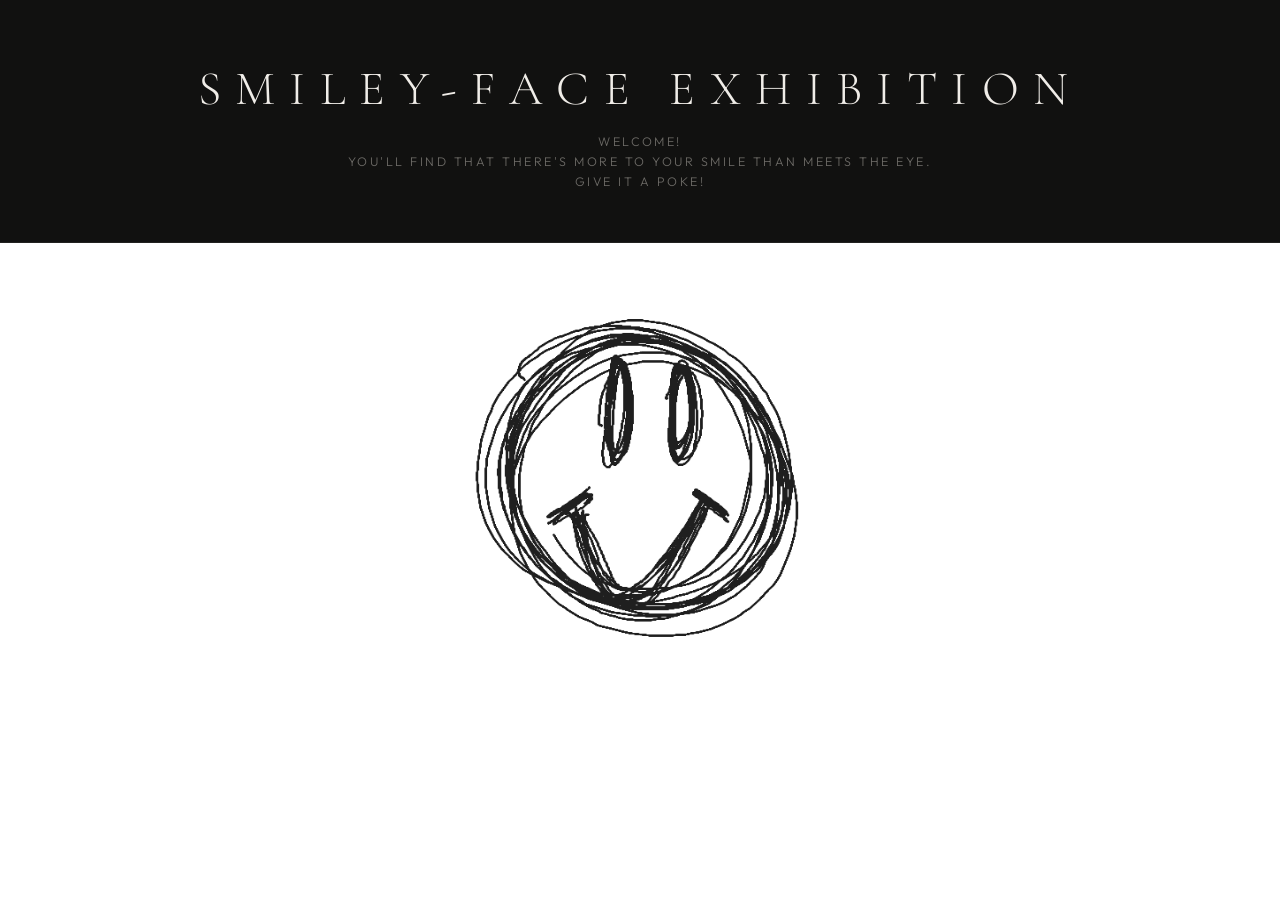
<file: index.html>
<!DOCTYPE html>
<html lang="en">
<head>
    <meta charset="UTF-8">
    <meta name="viewport" content="width=device-width, initial-scale=1.0">
    <title>SMILEY-FACE EXHIBITION</title>
    <link rel="stylesheet" href="style/style.css">
    <style>
        body {
            background-color: #ffffff;
        }
</style>
</head>
<body>

    <header>
        <h1 class="head">SMILEY-FACE EXHIBITION</h1>
        <p>Welcome!</p>
        <p>You'll find that there's more to your smile than meets the eye.</p>
        <p>Give it a poke!</p>
    </header>

    <a href="html/navigation/part2.html"><img src="images/forward.png" alt=":D" class="image" width="350" height="350"></a>

</body>
</html>
</file>
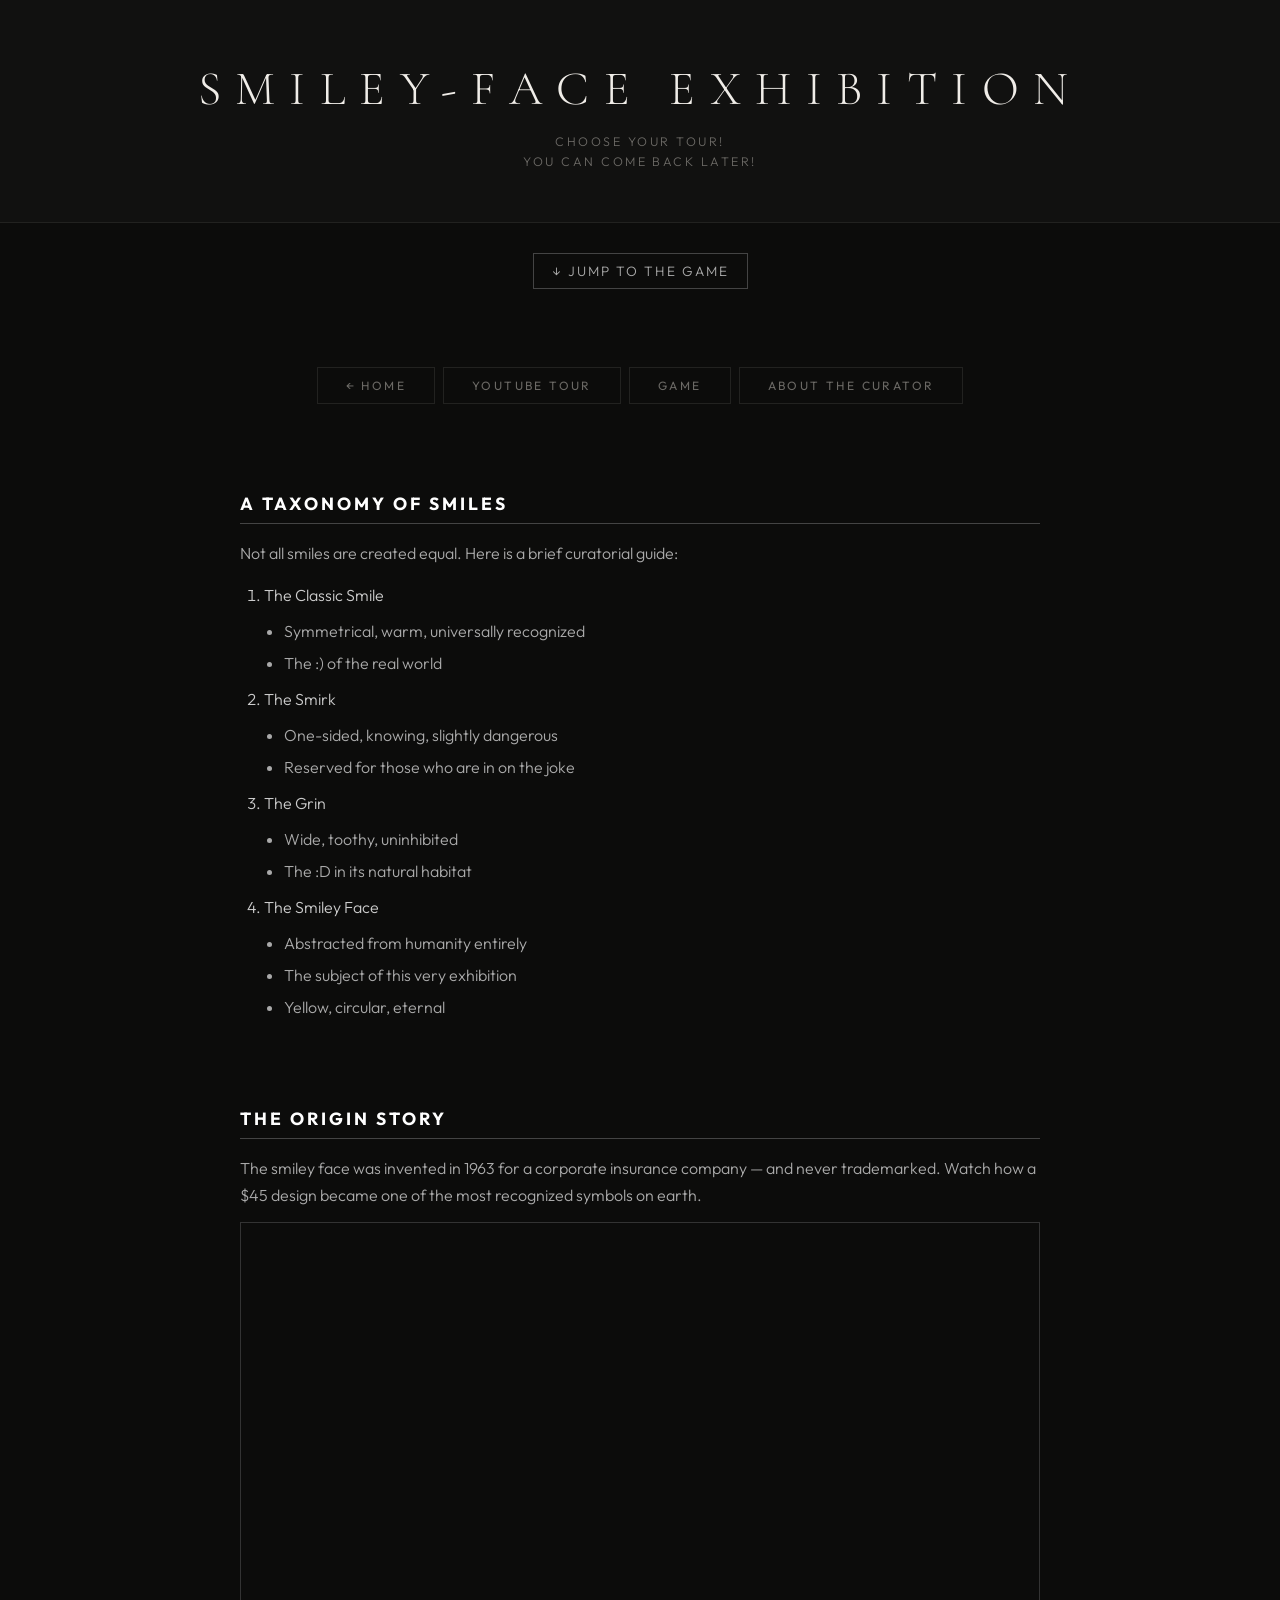
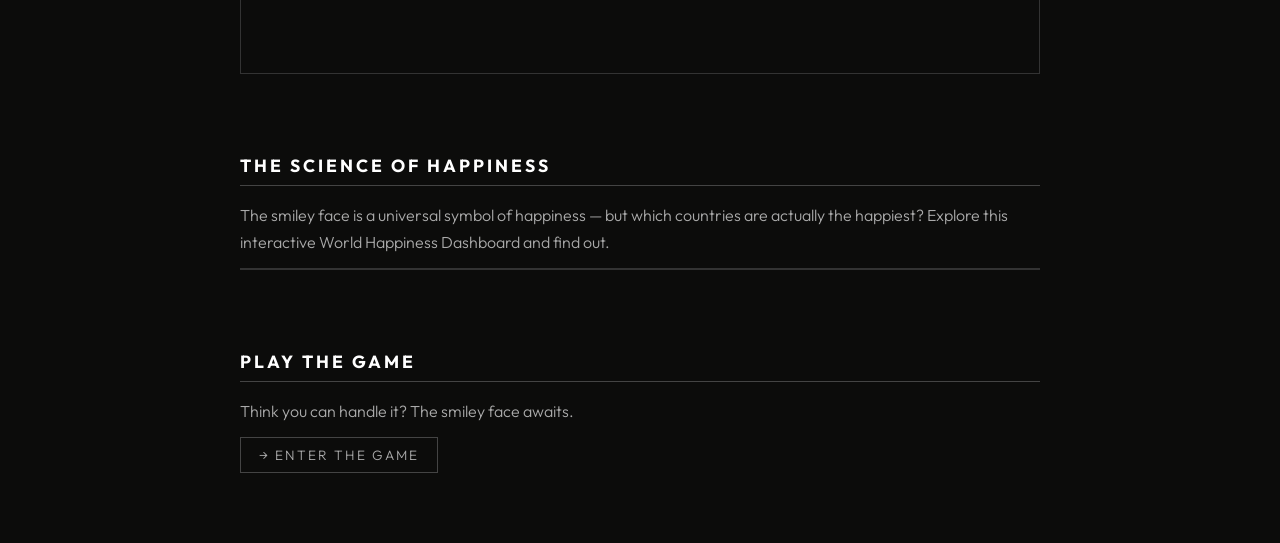
<file: html/navigation/exhibition.html>
<!DOCTYPE html>
<html lang="en">
<head>
    <meta charset="UTF-8">
    <meta name="viewport" content="width=device-width, initial-scale=1.0">
    <title>SMILEY-FACE EXHIBITION</title>
    <link rel="stylesheet" href="../../style/style.css">
    <style>
        .scratch-section {
            width: 90%;
            max-width: 800px;
            margin: 40px auto;
            text-align: left;
        }

        .scratch-section h2 {
            color: #ffffff;
            letter-spacing: 3px;
            text-transform: uppercase;
            font-size: 1.1rem;
            border-bottom: 1px solid #444;
            padding-bottom: 8px;
            margin-bottom: 16px;
        }

        .scratch-section p {
            color: #aaaaaa;
            line-height: 1.7;
            margin-bottom: 12px;
        }

        ol {
            color: #cccccc;
            line-height: 2;
            padding-left: 24px;
        }

        ol ul {
            color: #aaaaaa;
            margin: 4px 0 4px 20px;
            list-style-type: disc;
        }

        .anchor-link {
            display: inline-block;
            color: #aaaaaa;
            text-decoration: none;
            border: 1px solid #444;
            padding: 8px 18px;
            font-size: 0.85rem;
            letter-spacing: 2px;
            text-transform: uppercase;
            margin-bottom: 30px;
            transition: border-color 0.2s, color 0.2s;
        }

        .anchor-link:hover {
            color: #ffffff;
            border-color: #ffffff;
        }

        .video-wrapper {
            position: relative;
            padding-bottom: 56.25%;
            height: 0;
            overflow: hidden;
            border: 1px solid #333;
        }

        .video-wrapper iframe {
            position: absolute;
            top: 0; left: 0;
            width: 100%; height: 100%;
            border: none;
        }

        .tableau-wrapper {
            border: 1px solid #333;
            overflow: hidden;
        }
    </style>
</head>
<body>

    <header>
        <h1 class="head">SMILEY-FACE EXHIBITION</h1>
        <p>Choose your tour!</p>
        <p>You can come back later!</p>
    </header>

    <!-- ON-PAGE ANCHOR LINK -->
    <div style="margin-top: 30px;">
        <a href="#game-section" class="anchor-link">↓ Jump to the Game</a>
    </div>

    <!-- NAV --> 
    <nav>
    <a href="../../index.html">← Home</a>
    <a href="../tours/youtube.html">YouTube Tour</a>
    <a href="../tours/game.html">Game</a>
    <a href="../tours/resume.html">About the Curator</a>
    </nav>
        

    <!-- NESTED LIST -->
    <div class="scratch-section">
        <h2>A Taxonomy of Smiles</h2>
        <p>Not all smiles are created equal. Here is a brief curatorial guide:</p>
        <ol>
            <li>The Classic Smile
                <ul>
                    <li>Symmetrical, warm, universally recognized</li>
                    <li>The :) of the real world</li>
                </ul>
            </li>
            <li>The Smirk
                <ul>
                    <li>One-sided, knowing, slightly dangerous</li>
                    <li>Reserved for those who are in on the joke</li>
                </ul>
            </li>
            <li>The Grin
                <ul>
                    <li>Wide, toothy, uninhibited</li>
                    <li>The :D in its natural habitat</li>
                </ul>
            </li>
            <li>The Smiley Face
                <ul>
                    <li>Abstracted from humanity entirely</li>
                    <li>The subject of this very exhibition</li>
                    <li>Yellow, circular, eternal</li>
                </ul>
            </li>
        </ol>
    </div>

    <!-- YOUTUBE EMBED -->
    <div class="scratch-section">
        <h2>The Origin Story</h2>
        <p>The smiley face was invented in 1963 for a corporate insurance company — and never trademarked. Watch how a $45 design became one of the most recognized symbols on earth.</p>
        <div class="video-wrapper">
            <iframe
                src="https://www.youtube.com/embed/P78C_TFeqjU"
                title="The Smiley Face Was Invented for Corporate America"
                allow="accelerometer; autoplay; clipboard-write; encrypted-media; gyroscope; picture-in-picture"
                allowfullscreen>
            </iframe>
        </div>
    </div>

    <!-- TABLEAU EMBED -->
    <div class="scratch-section">
        <h2>The Science of Happiness</h2>
        <p>The smiley face is a universal symbol of happiness — but which countries are actually the happiest? Explore this interactive World Happiness Dashboard and find out.</p>
        <div class="tableau-wrapper">
            <tableau-viz
                src='https://public.tableau.com/views/WorldHappinessDashboard/Dashboard1'
                width='800'
                height='550'
                toolbar='bottom'>
            </tableau-viz>
            <script type='module' src='https://public.tableau.com/javascripts/api/tableau.embedding.3.latest.min.js'></script>
        </div>
    </div>

    <!-- GAME ANCHOR TARGET -->
    <div class="scratch-section" id="game-section">
        <h2>Play the Game</h2>
        <p>Think you can handle it? The smiley face awaits.</p>
        <a href="../tours/game.html" class="anchor-link">→ Enter the Game</a>
    </div>

</body>
</html>
</file>
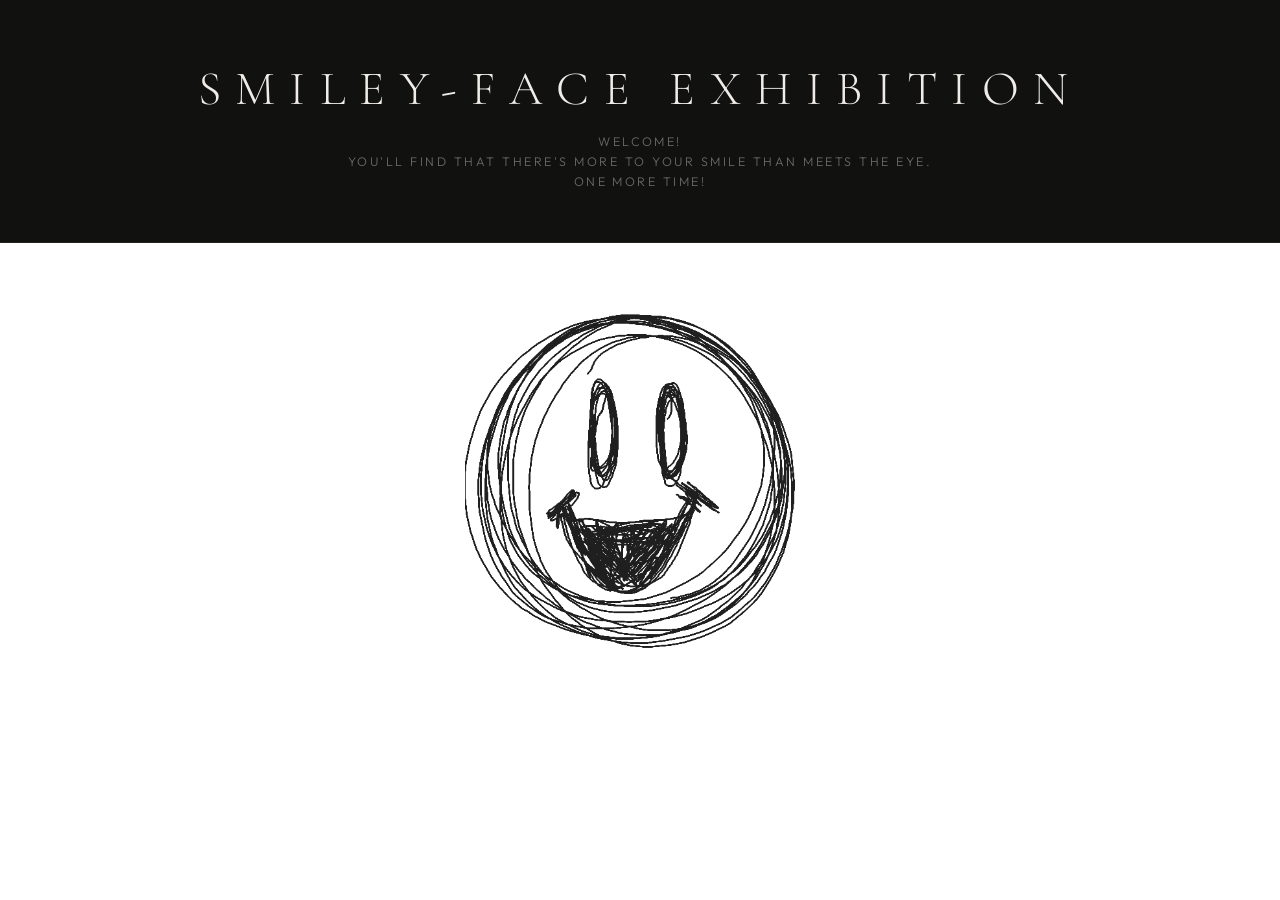
<file: html/navigation/part2.html>
<!DOCTYPE html>
<html lang="en">
<head>
    <meta charset="UTF-8">
    <meta name="viewport" content="width=device-width, initial-scale=1.0">
    <title>SMILEY-FACE EXHIBITION</title>
    <link rel="stylesheet" href="../../style/style.css">
    <style>
        body {
            background-color: #ffffff;
        }
</style>
</head>
<body>

    <header>
        <h1 class="head">SMILEY-FACE EXHIBITION</h1>
        <p>Welcome!</p>
        <p>You'll find that there's more to your smile than meets the eye.</p>
        <p>One more time!</p>
    </header>

    <a href="../navigation/exhibition.html"><img src="../../images/openwide.png" alt=":D" class="image" width="350" height="350"></a>

</body>
</html>
</file>
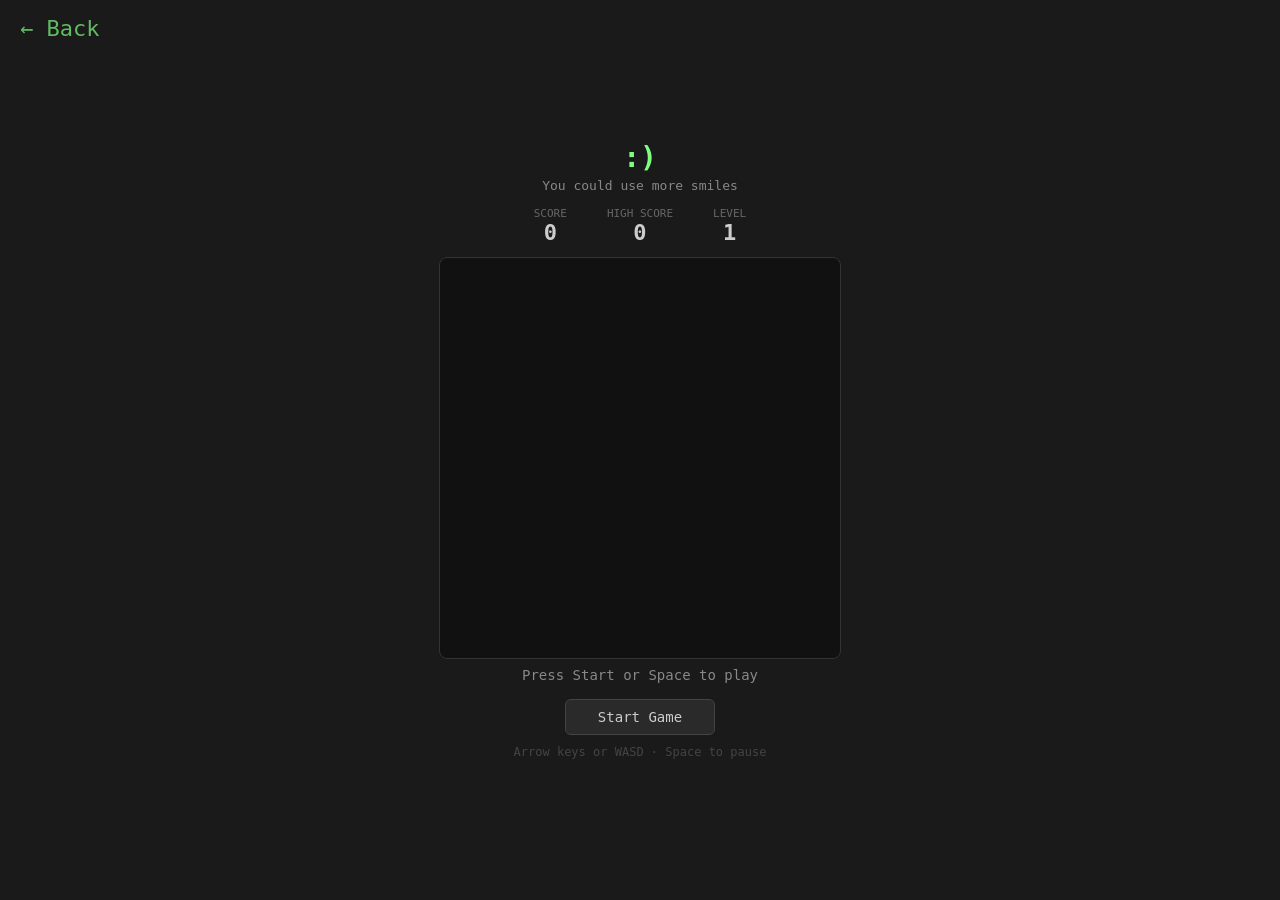
<file: html/tours/game.html>
<!DOCTYPE html>
<html lang="en">
<head>
  <meta charset="UTF-8">
  <meta name="viewport" content="width=device-width, initial-scale=1.0">
  <title>:)</title>
  <style>
    body { margin: 0; background: #1a1a1a; display: flex; justify-content: center; align-items: center; min-height: 100vh; font-family: monospace; }
    #wrap { display: flex; flex-direction: column; align-items: center; }
    h1 { color: #7fff7f; font-size: 28px; margin: 0 0 4px; }
    p.sub { color: #888; font-size: 13px; margin: 0 0 14px; }
    #hud { display: flex; gap: 40px; margin-bottom: 12px; }
    .stat { text-align: center; }
    .stat-label { font-size: 11px; color: #666; }
    .stat-val { font-size: 22px; font-weight: bold; color: #ccc; }
    canvas { border: 1px solid #333; background: #111; border-radius: 8px; display: block; }
    #msg { color: #888; font-size: 14px; margin: 8px 0; min-height: 20px; }
    button { padding: 9px 32px; font-size: 14px; font-family: monospace; background: #2a2a2a; color: #ccc; border: 1px solid #444; border-radius: 6px; cursor: pointer; margin-top: 4px; }
    button:hover { background: #333; }
    .controls { color: #444; font-size: 12px; margin-top: 10px; }
  </style>
</head>
<body>
<a href="../navigation/exhibition.html" style="position:absolute; top:16px; left:20px; color:#7fff7f; font-family:monospace; font-size:22px; text-decoration:none; opacity:0.7;" onmouseover="this.style.opacity='1'" onmouseout="this.style.opacity='0.7'">← Back</a>
<div id="wrap">
  <h1>:)</h1>
  <p class="sub">You could use more smiles</p>
  <div id="hud">
    <div class="stat"><div class="stat-label">SCORE</div><div class="stat-val" id="score">0</div></div>
    <div class="stat"><div class="stat-label">HIGH SCORE</div><div class="stat-val" id="hi">0</div></div>
    <div class="stat"><div class="stat-label">LEVEL</div><div class="stat-val" id="level">1</div></div>
  </div>
  <canvas id="gameCanvas" width="400" height="400"></canvas>
  <div id="msg">Press Start or Space to play</div>
  <button id="startBtn">Start Game</button>
  <div class="controls">Arrow keys or WASD · Space to pause</div>
</div>
<script>
const canvas = document.getElementById('gameCanvas');
const ctx = canvas.getContext('2d');
const CELL = 20, COLS = 20, ROWS = 20;
let snake, dir, nextDir, food, score, hiScore = 0, running = false, paused = false, intervalId;

function initGame() {
  snake = [{x:10,y:10},{x:9,y:10},{x:8,y:10}];
  dir = {x:1,y:0}; nextDir = {x:1,y:0};
  score = 0; updateHUD();
  placeFood(); running = true; paused = false;
  document.getElementById('msg').textContent = '';
  clearInterval(intervalId);
  intervalId = setInterval(tick, getSpeed());
  draw();
}

function getSpeed() { return Math.max(80, 200 - Math.floor(score / 50) * 20); }
function getLevel() { return Math.floor(score / 50) + 1; }

function placeFood() {
  let pos;
  do { pos = {x: Math.floor(Math.random() * COLS), y: Math.floor(Math.random() * ROWS)}; }
  while (snake.some(s => s.x === pos.x && s.y === pos.y));
  food = pos;
}

function tick() {
  if (!running || paused) return;
  dir = nextDir;
  const head = {x: snake[0].x + dir.x, y: snake[0].y + dir.y};
  if (head.x < 0 || head.x >= COLS || head.y < 0 || head.y >= ROWS || snake.some(s => s.x === head.x && s.y === head.y)) {
    gameOver(); return;
  }
  snake.unshift(head);
  if (head.x === food.x && head.y === food.y) {
    score += 10; if (score > hiScore) hiScore = score;
    updateHUD(); placeFood();
    clearInterval(intervalId);
    intervalId = setInterval(tick, getSpeed());
  } else { snake.pop(); }
  draw();
}

function draw() {
  ctx.fillStyle = '#111';
  ctx.fillRect(0, 0, canvas.width, canvas.height);
  ctx.strokeStyle = '#1e1e1e'; ctx.lineWidth = 0.5;
  for (let i = 0; i < COLS; i++) for (let j = 0; j < ROWS; j++) ctx.strokeRect(i * CELL, j * CELL, CELL, CELL);

  snake.forEach((s, i) => {
    ctx.fillStyle = i === 0 ? '#7fff7f' : '#4dd44d';
    ctx.font = `bold ${CELL - 2}px monospace`;
    ctx.textAlign = 'center'; ctx.textBaseline = 'middle';
    ctx.fillText(':)', s.x * CELL + CELL / 2, s.y * CELL + CELL / 2 + 1);
  });

  ctx.fillStyle = '#ff6b6b';
  ctx.font = `bold ${CELL}px monospace`;
  ctx.textAlign = 'center'; ctx.textBaseline = 'middle';
  ctx.fillText('★', food.x * CELL + CELL / 2, food.y * CELL + CELL / 2 + 1);
}

function updateHUD() {
  document.getElementById('score').textContent = score;
  document.getElementById('hi').textContent = hiScore;
  document.getElementById('level').textContent = getLevel();
}

function gameOver() {
  running = false; clearInterval(intervalId);
  ctx.fillStyle = 'rgba(0,0,0,0.6)';
  ctx.fillRect(0, 0, canvas.width, canvas.height);
  ctx.fillStyle = '#ff6b6b'; ctx.font = 'bold 28px monospace';
  ctx.textAlign = 'center'; ctx.textBaseline = 'middle';
  ctx.fillText('GAME OVER', canvas.width / 2, canvas.height / 2 - 18);
  ctx.fillStyle = '#aaa'; ctx.font = '16px monospace';
  ctx.fillText('Score: ' + score, canvas.width / 2, canvas.height / 2 + 16);
  document.getElementById('msg').textContent = 'Press Start or Space to play again';
}

document.addEventListener('keydown', e => {
  const map = {
    ArrowUp:{x:0,y:-1}, ArrowDown:{x:0,y:1}, ArrowLeft:{x:-1,y:0}, ArrowRight:{x:1,y:0},
    KeyW:{x:0,y:-1}, KeyS:{x:0,y:1}, KeyA:{x:-1,y:0}, KeyD:{x:1,y:0}
  };
  if (map[e.code]) {
    const nd = map[e.code];
    if (nd.x !== -dir.x || nd.y !== -dir.y) nextDir = nd;
    e.preventDefault();
  }
  if (e.code === 'Space') {
    e.preventDefault();
    if (!running) { initGame(); return; }
    paused = !paused;
    document.getElementById('msg').textContent = paused ? 'Paused' : '';
    if (!paused) draw();
  }
});

document.getElementById('startBtn').addEventListener('click', initGame);
</script>
</body>
</html>
</file>
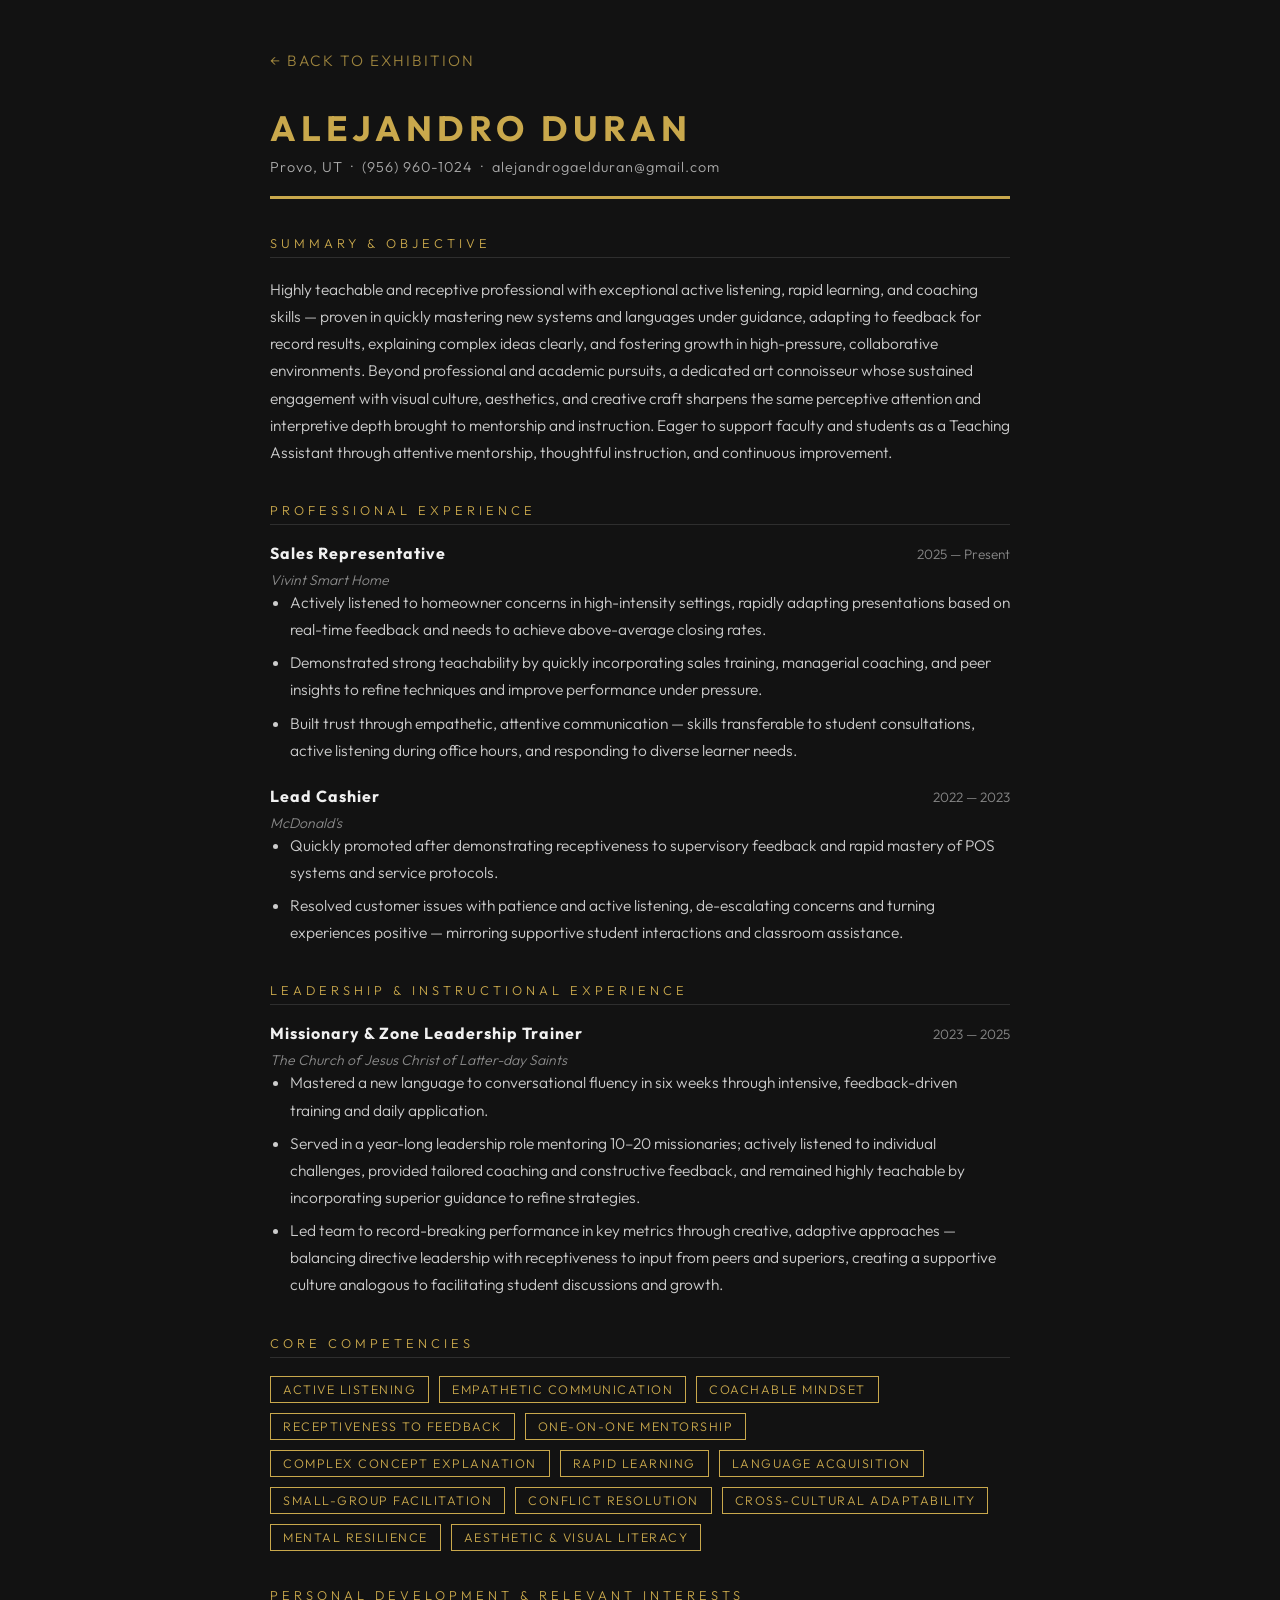
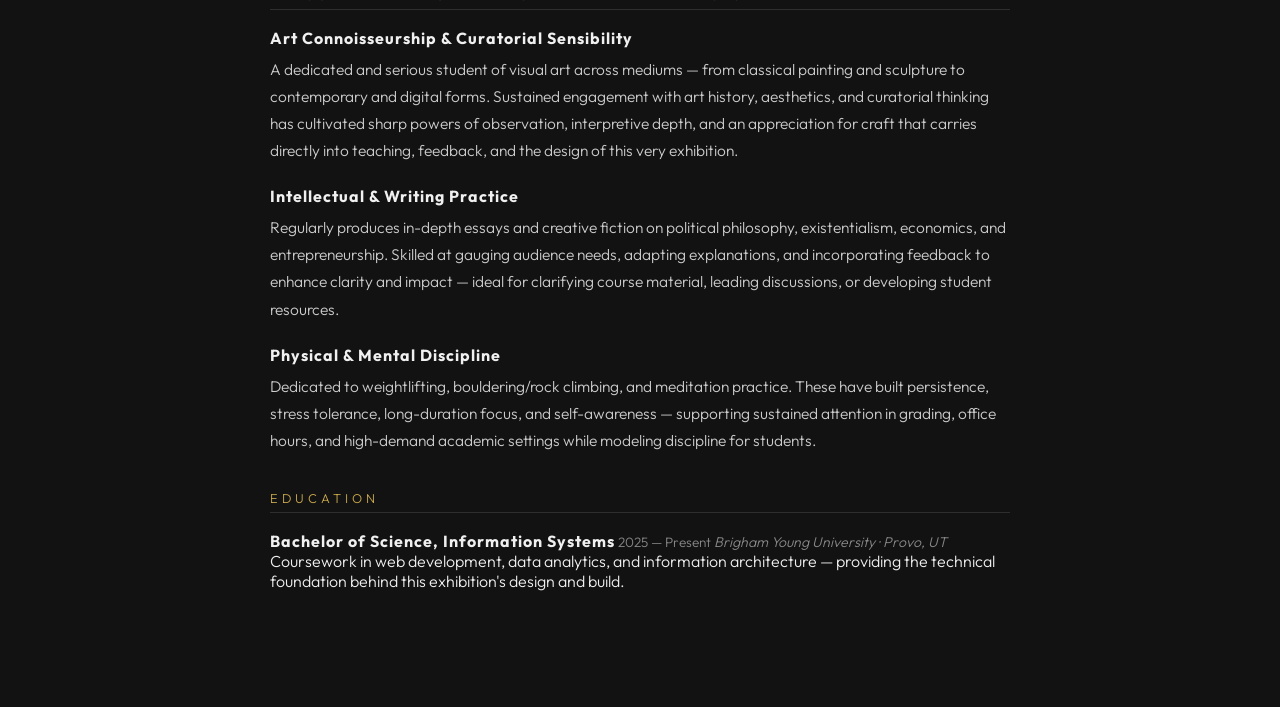
<file: html/tours/resume.html>
<!DOCTYPE html>
<html lang="en">
<head>
    <meta charset="UTF-8">
    <meta name="viewport" content="width=device-width, initial-scale=1.0">
    <title>Résumé — Alejandro Duran</title>
    <link rel="stylesheet" href="../../style/style.css">
    <style>
        body {
            display: block;
            text-align: left;
            padding: 0;
            background-color: #121212;
            color: #f0f0f0;
        }

        .resume-wrapper {
            max-width: 820px;
            margin: 0 auto;
            padding: 50px 40px 80px;
        }

        .back-link {
            display: inline-block;
            color: #c9a84c;
            text-decoration: none;
            font-size: 0.95rem;
            letter-spacing: 2px;
            text-transform: uppercase;
            margin-bottom: 36px;
            opacity: 0.75;
            transition: opacity 0.2s;
        }
        .back-link:hover { opacity: 1; }

        .resume-header {
            border-bottom: 3px solid #c9a84c;
            padding-bottom: 20px;
            margin-bottom: 36px;
        }

        .resume-header h1 {
            font-size: 2.2rem;
            letter-spacing: 5px;
            text-transform: uppercase;
            color: #c9a84c;
            margin-bottom: 8px;
        }

        .resume-header .contact {
            font-size: 0.9rem;
            color: #aaaaaa;
            letter-spacing: 1px;
        }

        .resume-header .contact a {
            color: #aaaaaa;
            text-decoration: none;
        }
        .resume-header .contact a:hover { color: #c9a84c; }

        .section {
            margin-bottom: 36px;
        }

        .section-title {
            font-size: 0.8rem;
            letter-spacing: 4px;
            text-transform: uppercase;
            color: #c9a84c;
            border-bottom: 1px solid #2e2e2e;
            padding-bottom: 6px;
            margin-bottom: 18px;
        }

        .section p, .section li {
            font-size: 0.97rem;
            color: #cccccc;
            line-height: 1.75;
        }

        .entry {
            margin-bottom: 22px;
        }

        .entry-header {
            display: flex;
            justify-content: space-between;
            align-items: baseline;
            flex-wrap: wrap;
            gap: 4px;
            margin-bottom: 8px;
        }

        .entry-title {
            font-size: 1rem;
            font-weight: bold;
            color: #f0f0f0;
            letter-spacing: 1px;
        }

        .entry-org {
            font-size: 0.88rem;
            color: #888888;
            font-style: italic;
        }

        .entry-date {
            font-size: 0.85rem;
            color: #888888;
            white-space: nowrap;
        }

        ul {
            padding-left: 20px;
            margin: 0;
        }

        ul li {
            margin-bottom: 6px;
        }

        .competencies {
            display: flex;
            flex-wrap: wrap;
            gap: 10px;
        }

        .competency-tag {
            border: 1px solid #c9a84c;
            color: #c9a84c;
            font-size: 0.78rem;
            letter-spacing: 1.5px;
            text-transform: uppercase;
            padding: 5px 12px;
        }
    </style>
</head>
<body>
<div class="resume-wrapper">

    <a href="../navigation/exhibition.html" class="back-link">← Back to Exhibition</a>

    <div class="resume-header">
        <h1>Alejandro Duran</h1>
        <div class="contact">
            Provo, UT &nbsp;·&nbsp; (956) 960-1024 &nbsp;·&nbsp;
            <a href="mailto:alejandrogaelduran@gmail.com">alejandrogaelduran@gmail.com</a>
        </div>
    </div>

    <!-- Summary -->
    <div class="section">
        <div class="section-title">Summary &amp; Objective</div>
        <p>
            Highly teachable and receptive professional with exceptional active listening, rapid learning, and coaching skills —
            proven in quickly mastering new systems and languages under guidance, adapting to feedback for record results, explaining
            complex ideas clearly, and fostering growth in high-pressure, collaborative environments. Beyond professional and academic
            pursuits, a dedicated art connoisseur whose sustained engagement with visual culture, aesthetics, and creative craft
            sharpens the same perceptive attention and interpretive depth brought to mentorship and instruction. Eager to support
            faculty and students as a Teaching Assistant through attentive mentorship, thoughtful instruction, and continuous improvement.
        </p>
    </div>

    <!-- Professional Experience -->
    <div class="section">
        <div class="section-title">Professional Experience</div>

        <div class="entry">
            <div class="entry-header">
                <span class="entry-title">Sales Representative</span>
                <span class="entry-date">2025 — Present</span>
            </div>
            <div class="entry-org">Vivint Smart Home</div>
            <ul>
                <li>Actively listened to homeowner concerns in high-intensity settings, rapidly adapting presentations based on real-time feedback and needs to achieve above-average closing rates.</li>
                <li>Demonstrated strong teachability by quickly incorporating sales training, managerial coaching, and peer insights to refine techniques and improve performance under pressure.</li>
                <li>Built trust through empathetic, attentive communication — skills transferable to student consultations, active listening during office hours, and responding to diverse learner needs.</li>
            </ul>
        </div>

        <div class="entry">
            <div class="entry-header">
                <span class="entry-title">Lead Cashier</span>
                <span class="entry-date">2022 — 2023</span>
            </div>
            <div class="entry-org">McDonald's</div>
            <ul>
                <li>Quickly promoted after demonstrating receptiveness to supervisory feedback and rapid mastery of POS systems and service protocols.</li>
                <li>Resolved customer issues with patience and active listening, de-escalating concerns and turning experiences positive — mirroring supportive student interactions and classroom assistance.</li>
            </ul>
        </div>
    </div>

    <!-- Leadership -->
    <div class="section">
        <div class="section-title">Leadership &amp; Instructional Experience</div>

        <div class="entry">
            <div class="entry-header">
                <span class="entry-title">Missionary &amp; Zone Leadership Trainer</span>
                <span class="entry-date">2023 — 2025</span>
            </div>
            <div class="entry-org">The Church of Jesus Christ of Latter-day Saints</div>
            <ul>
                <li>Mastered a new language to conversational fluency in six weeks through intensive, feedback-driven training and daily application.</li>
                <li>Served in a year-long leadership role mentoring 10–20 missionaries; actively listened to individual challenges, provided tailored coaching and constructive feedback, and remained highly teachable by incorporating superior guidance to refine strategies.</li>
                <li>Led team to record-breaking performance in key metrics through creative, adaptive approaches — balancing directive leadership with receptiveness to input from peers and superiors, creating a supportive culture analogous to facilitating student discussions and growth.</li>
            </ul>
        </div>
    </div>

    <!-- Core Competencies -->
    <div class="section">
        <div class="section-title">Core Competencies</div>
        <div class="competencies">
            <span class="competency-tag">Active Listening</span>
            <span class="competency-tag">Empathetic Communication</span>
            <span class="competency-tag">Coachable Mindset</span>
            <span class="competency-tag">Receptiveness to Feedback</span>
            <span class="competency-tag">One-on-One Mentorship</span>
            <span class="competency-tag">Complex Concept Explanation</span>
            <span class="competency-tag">Rapid Learning</span>
            <span class="competency-tag">Language Acquisition</span>
            <span class="competency-tag">Small-Group Facilitation</span>
            <span class="competency-tag">Conflict Resolution</span>
            <span class="competency-tag">Cross-Cultural Adaptability</span>
            <span class="competency-tag">Mental Resilience</span>
            <span class="competency-tag">Aesthetic &amp; Visual Literacy</span>
        </div>
    </div>

    <!-- Personal Development -->
    <div class="section">
        <div class="section-title">Personal Development &amp; Relevant Interests</div>

        <div class="entry">
            <div class="entry-header">
                <span class="entry-title">Art Connoisseurship &amp; Curatorial Sensibility</span>
            </div>
            <p>A dedicated and serious student of visual art across mediums — from classical painting and sculpture to contemporary and digital forms. Sustained engagement with art history, aesthetics, and curatorial thinking has cultivated sharp powers of observation, interpretive depth, and an appreciation for craft that carries directly into teaching, feedback, and the design of this very exhibition.</p>
        </div>

        <div class="entry">
            <div class="entry-header">
                <span class="entry-title">Intellectual &amp; Writing Practice</span>
            </div>
            <p>Regularly produces in-depth essays and creative fiction on political philosophy, existentialism, economics, and entrepreneurship. Skilled at gauging audience needs, adapting explanations, and incorporating feedback to enhance clarity and impact — ideal for clarifying course material, leading discussions, or developing student resources.</p>
        </div>

        <div class="entry">
            <div class="entry-header">
                <span class="entry-title">Physical &amp; Mental Discipline</span>
            </div>
            <p>Dedicated to weightlifting, bouldering/rock climbing, and meditation practice. These have built persistence, stress tolerance, long-duration focus, and self-awareness — supporting sustained attention in grading, office hours, and high-demand academic settings while modeling discipline for students.</p>
        </div>
    </div>
    <!-- Education -->
    <div class="section">
    <div class="section-title">Education</div>

    <div class="entry">
        <span class="entry-title">Bachelor of Science, Information Systems</span>
        <span class="entry-date">2025 — Present</span>
        <span class="entry-org">Brigham Young University · Provo, UT</span>
        <div class="entry-body">
            Coursework in web development, data analytics, and information architecture — 
            providing the technical foundation behind this exhibition's design and build.
        </div>
    </div>
    </div>

</div>
</body>
</html>
</file>
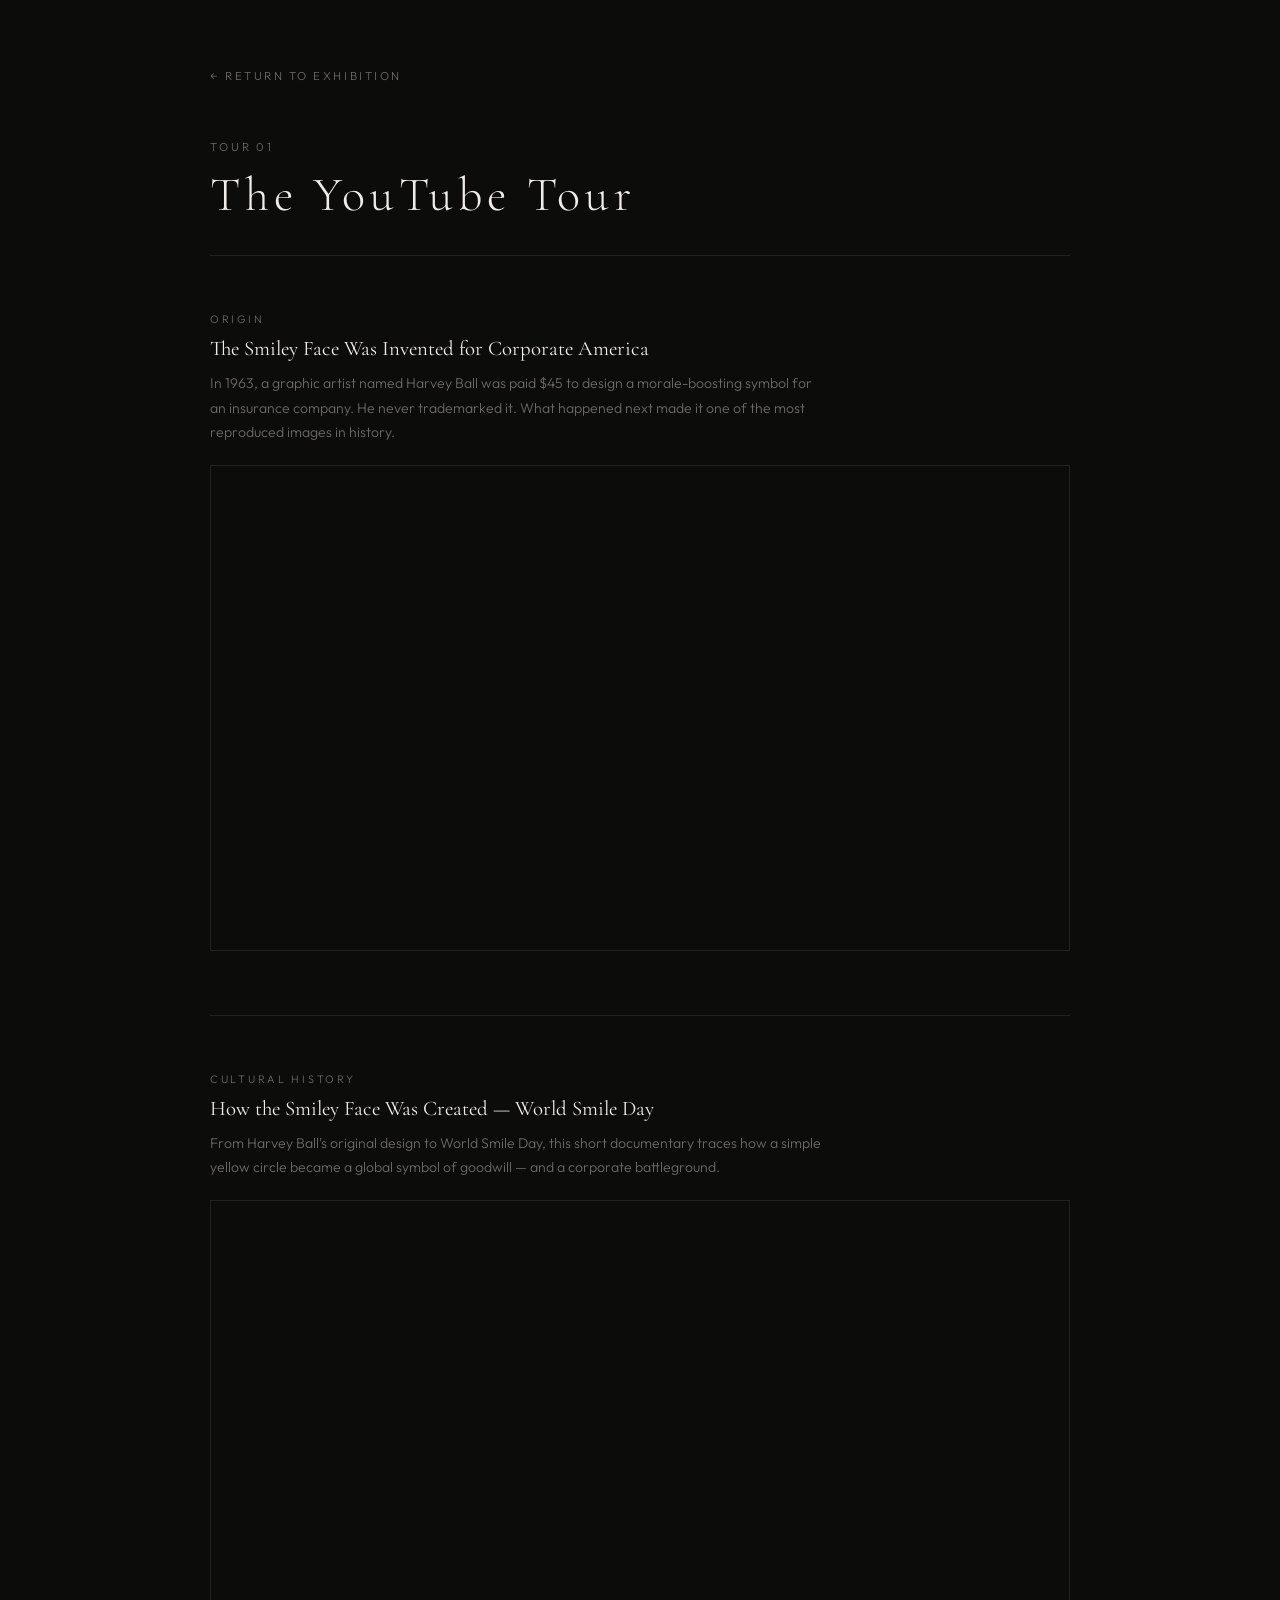
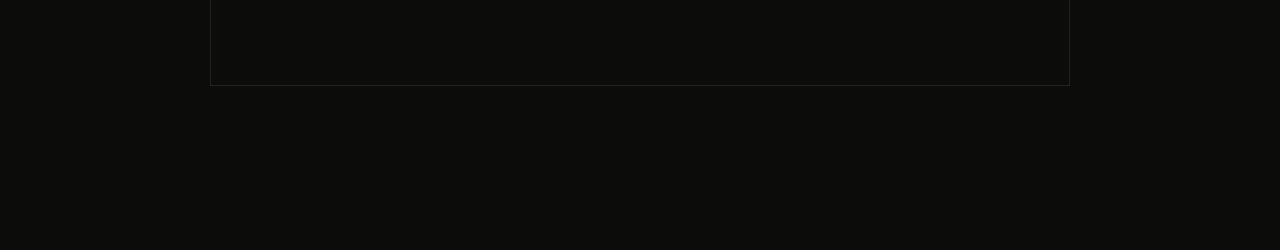
<file: html/tours/youtube.html>
<!DOCTYPE html>
<html lang="en">
<head>
    <meta charset="UTF-8">
    <meta name="viewport" content="width=device-width, initial-scale=1.0">
    <title>YouTube Tour — Smiley-Face Exhibition</title>
    <link rel="stylesheet" href="../../style/style.css">
    <style>
        .page-wrapper {
            width: 90%;
            max-width: 860px;
            margin: 0 auto;
            padding: 64px 0 100px;
        }

        .back-link {
            display: inline-block;
            color: var(--text-secondary, #6b6965);
            text-decoration: none;
            font-size: 0.72rem;
            letter-spacing: 0.22em;
            text-transform: uppercase;
            margin-bottom: 56px;
            transition: color 0.2s;
        }
        .back-link:hover { color: var(--text-primary, #f0ede8); }

        .page-header {
            margin-bottom: 56px;
            padding-bottom: 32px;
            border-bottom: 1px solid #222220;
        }

        .eyebrow {
            font-size: 0.72rem;
            letter-spacing: 0.25em;
            text-transform: uppercase;
            color: #6b6965;
            margin-bottom: 14px;
        }

        .page-header h1 {
            font-family: 'Cormorant Garamond', serif;
            font-weight: 300;
            font-size: clamp(1.8rem, 4vw, 3rem);
            letter-spacing: 0.1em;
            color: #f0ede8;
            line-height: 1.15;
        }

        .video-block {
            margin-bottom: 64px;
        }

        .video-label {
            font-size: 0.68rem;
            letter-spacing: 0.25em;
            text-transform: uppercase;
            color: #6b6965;
            margin-bottom: 10px;
        }

        .video-title {
            font-family: 'Cormorant Garamond', serif;
            font-size: 1.3rem;
            font-weight: 400;
            color: #f0ede8;
            margin-bottom: 10px;
        }

        .video-desc {
            font-size: 0.88rem;
            color: #6b6965;
            line-height: 1.75;
            margin-bottom: 20px;
            max-width: 620px;
        }

        .video-wrapper {
            position: relative;
            padding-bottom: 56.25%;
            height: 0;
            overflow: hidden;
            border: 1px solid #222220;
        }

        .video-wrapper iframe {
            position: absolute;
            top: 0; left: 0;
            width: 100%; height: 100%;
            border: none;
        }

        .divider {
            border: none;
            border-top: 1px solid #222220;
            margin: 56px 0;
        }
    </style>
</head>
<body>
<div class="page-wrapper">

    <a href="../navigation/exhibition.html" class="back-link">← Return to Exhibition</a>

    <div class="page-header">
        <div class="eyebrow">Tour 01</div>
        <h1>The YouTube Tour</h1>
    </div>

    <!-- Video 1 -->
    <div class="video-block">
        <div class="video-label">Origin</div>
        <div class="video-title">The Smiley Face Was Invented for Corporate America</div>
        <div class="video-desc">
            In 1963, a graphic artist named Harvey Ball was paid $45 to design a morale-boosting 
            symbol for an insurance company. He never trademarked it. What happened next 
            made it one of the most reproduced images in history.
        </div>
        <div class="video-wrapper">
            <iframe
                src="https://www.youtube.com/embed/P78C_TFeqjU"
                title="The Smiley Face Was Invented for Corporate America"
                allow="accelerometer; autoplay; clipboard-write; encrypted-media; gyroscope; picture-in-picture"
                allowfullscreen>
            </iframe>
        </div>
    </div>

    <hr class="divider">

    <!-- Video 2 -->
    <div class="video-block">
        <div class="video-label">Cultural History</div>
        <div class="video-title">How the Smiley Face Was Created — World Smile Day</div>
        <div class="video-desc">
            From Harvey Ball's original design to World Smile Day, this short documentary 
            traces how a simple yellow circle became a global symbol of goodwill — 
            and a corporate battleground.
        </div>
        <div class="video-wrapper">
            <iframe
                src="https://www.youtube.com/embed/17E7WCAROT4"
                title="How the Smiley Face Was Created"
                allow="accelerometer; autoplay; clipboard-write; encrypted-media; gyroscope; picture-in-picture"
                allowfullscreen>
            </iframe>
        </div>
    </div>

</div>
</body>
</html>
</file>
<file: style/style.css>
@import url('https://fonts.googleapis.com/css2?family=Cormorant+Garamond:ital,wght@0,300;0,400;1,300&family=Outfit:wght@300;400;500&display=swap');

:root {
    --bg: #0c0c0b;
    --surface: #111110;
    --rule: #222220;
    --text-primary: #f0ede8;
    --text-secondary: #6b6965;
}

*, *::before, *::after {
    box-sizing: border-box;
    margin: 0;
    padding: 0;
}

body {
    background-color: var(--bg);
    color: var(--text-primary);
    font-family: 'Outfit', sans-serif;
    font-weight: 300;
    min-height: 100vh;
    display: flex;
    flex-direction: column;
    align-items: center;
    -webkit-font-smoothing: antialiased;
}

header {
    width: 100%;
    background-color: var(--surface);
    border-bottom: 1px solid var(--rule);
    padding: 60px 40px 48px;
    text-align: center;
}

header h1.head {
    font-family: 'Cormorant Garamond', serif;
    font-weight: 300;
    font-size: clamp(1.6rem, 4vw, 3rem);
    letter-spacing: 0.3em;
    text-transform: uppercase;
    color: var(--text-primary);
    margin-bottom: 16px;
}

header p {
    font-size: 0.78rem;
    letter-spacing: 0.2em;
    text-transform: uppercase;
    color: var(--text-secondary);
    margin: 5px 0;
}

nav {
    display: flex;
    flex-wrap: wrap;
    justify-content: center;
    gap: 8px;
    padding: 48px 40px;
}

nav a {
    display: inline-block;
    padding: 10px 28px;
    color: var(--text-secondary);
    text-decoration: none;
    font-size: 0.75rem;
    font-weight: 400;
    letter-spacing: 0.2em;
    text-transform: uppercase;
    border: 1px solid var(--rule);
    transition: color 0.2s ease, border-color 0.2s ease;
}

nav a:hover {
    color: var(--text-primary);
    border-color: var(--text-secondary);
}

a > img.image {
    display: block;
    margin: 64px auto 0;
    border: none;
    opacity: 0.88;
    transition: opacity 0.3s ease, transform 0.4s ease;
    cursor: pointer;
}

a > img.image:hover {
    opacity: 1;
    transform: scale(1.02);
}

@keyframes fadeUp {
    from { opacity: 0; transform: translateY(10px); }
    to   { opacity: 1; transform: translateY(0); }
}

body > * {
    animation: fadeUp 0.5s ease both;
}
body > *:nth-child(2) { animation-delay: 0.08s; }
body > *:nth-child(3) { animation-delay: 0.16s; }
</file>
